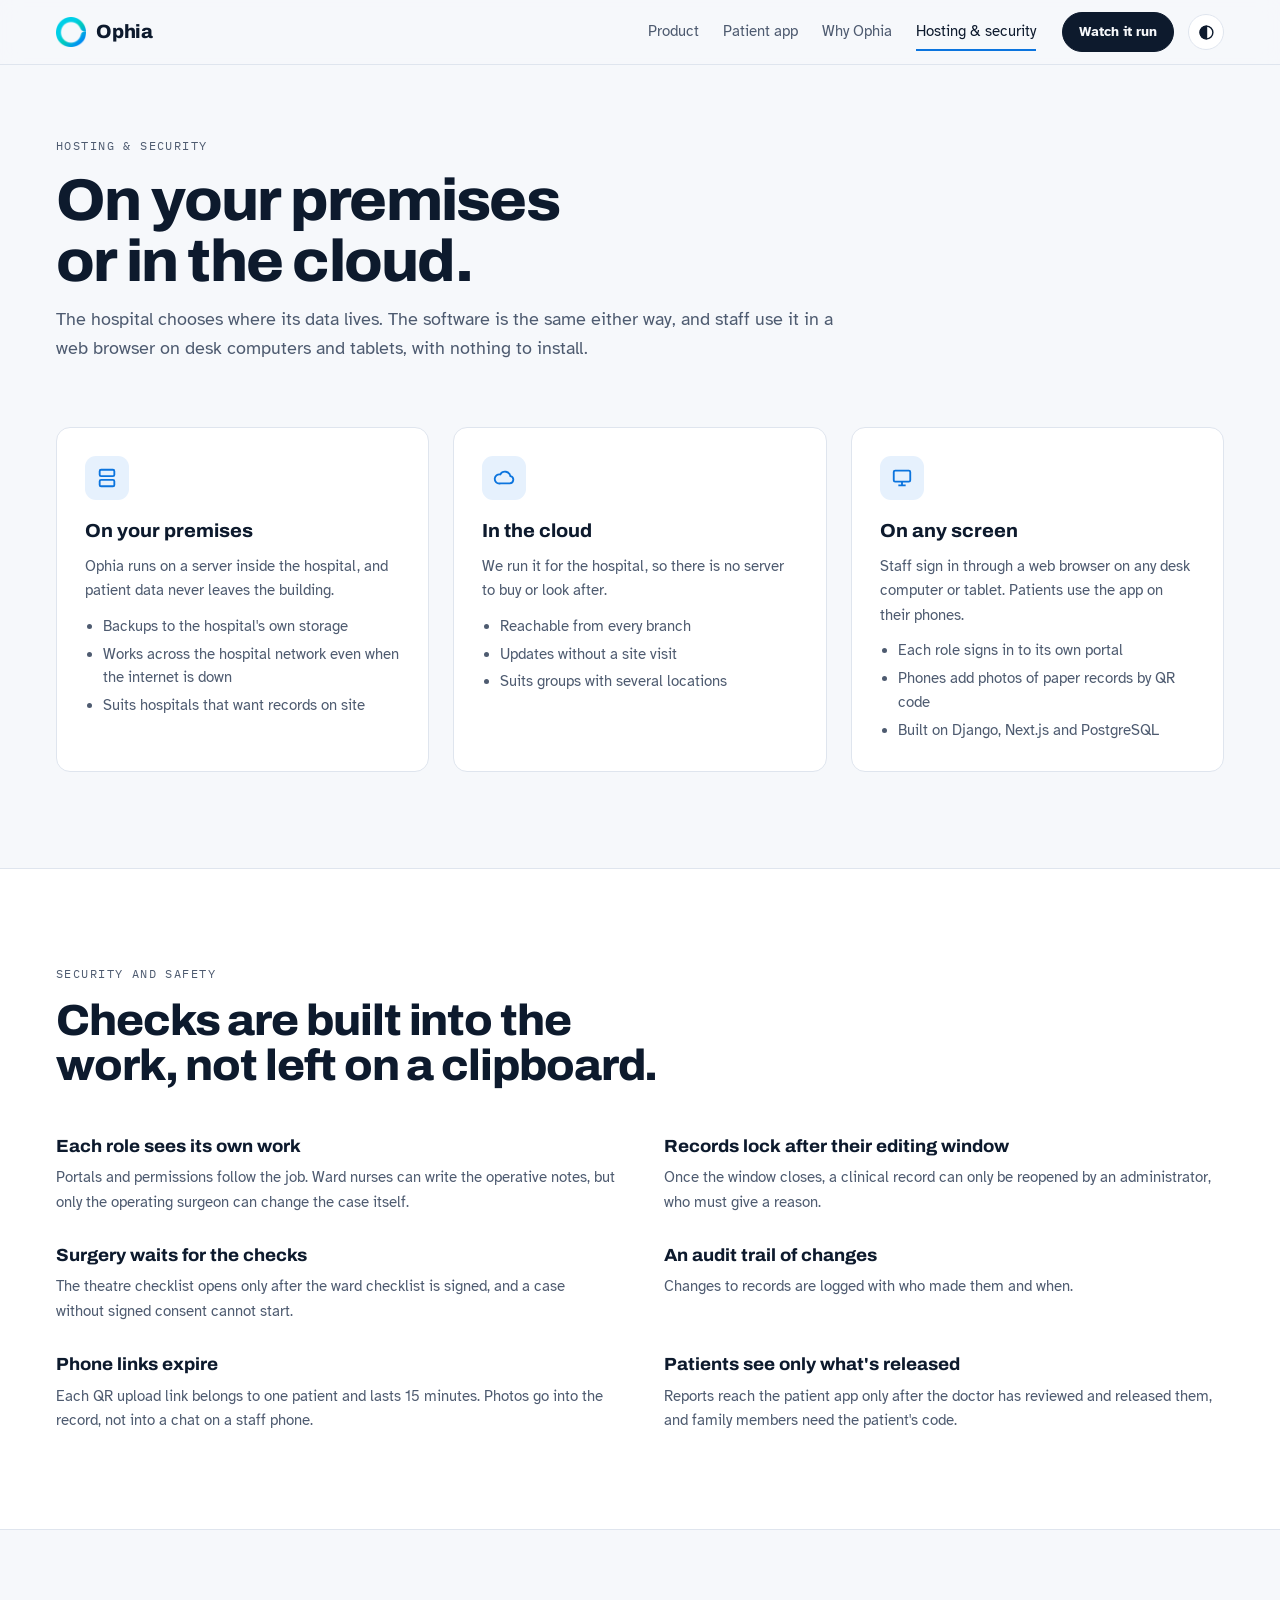
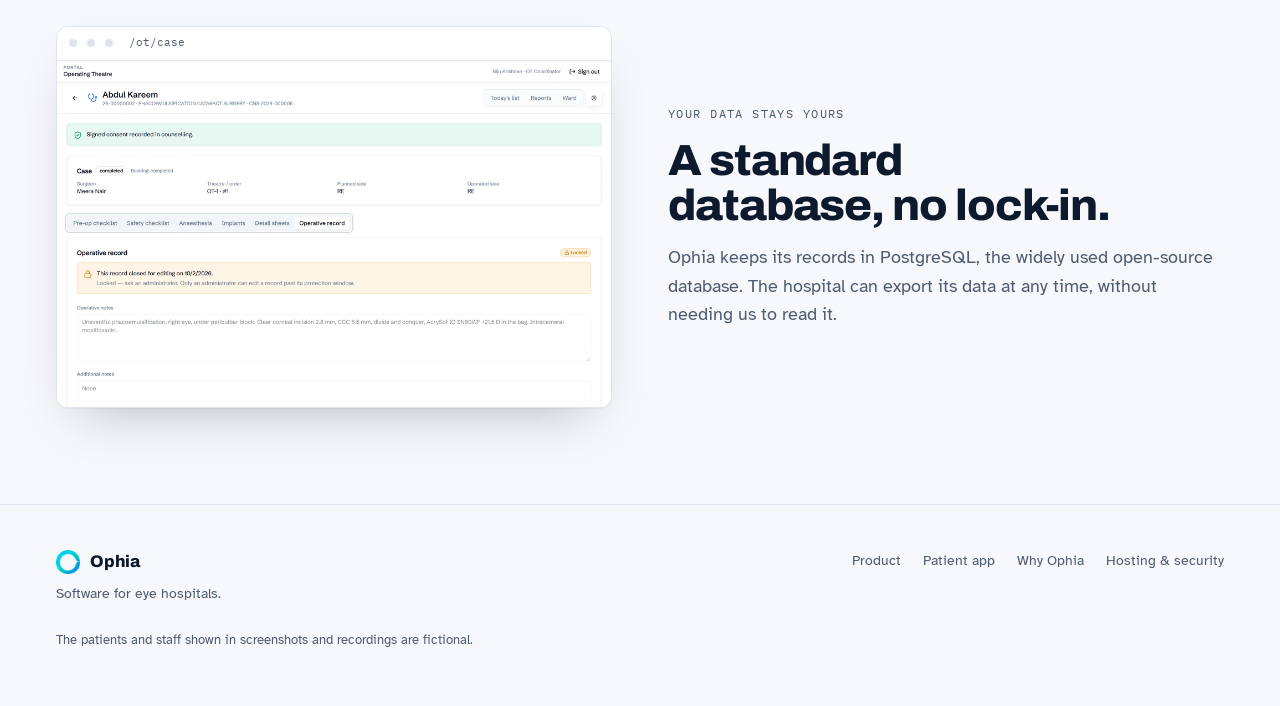
<file: hosting.html>
<!doctype html>
<html lang="en" data-theme="light">
<head>
<meta charset="utf-8">
<meta name="viewport" content="width=device-width, initial-scale=1, viewport-fit=cover">
<title>Hosting and security — Ophia</title>
<meta name="description" content="Run Ophia on the hospital's own server or in the cloud. How records are protected, checked and kept.">
<link rel="icon" type="image/png" href="assets/img/favicon.png">
<link rel="preconnect" href="https://fonts.googleapis.com">
<link rel="preconnect" href="https://fonts.gstatic.com" crossorigin>
<link href="https://fonts.googleapis.com/css2?family=Archivo:wdth,wght@62..125,400..900&family=Atkinson+Hyperlegible:ital,wght@0,400;0,700;1,400&family=IBM+Plex+Mono:wght@400;500&display=swap" rel="stylesheet">
<link rel="stylesheet" href="assets/css/site.css">
<script>
  // Theme and loader are set before first paint, so nothing flashes.
  try {
    if (!matchMedia('(prefers-reduced-motion: reduce)').matches) document.documentElement.classList.add('is-loading');
    var t = localStorage.getItem('ophia-theme');
    if (t === 'dark' || t === 'light') document.documentElement.dataset.theme = t;
  } catch (e) {}
</script>
</head>
<body>

<div class="loader" aria-hidden="true">
  <svg viewBox="0 0 120 120" class="loader-ring">
    <defs>
      <linearGradient id="ring-grad" x1="0" y1="0" x2="1" y2="1">
        <stop offset="0" stop-color="#14d6e8"/><stop offset=".55" stop-color="#00c2c7"/><stop offset="1" stop-color="#0a74de"/>
      </linearGradient>
    </defs>
    <circle cx="60" cy="60" r="42" fill="none" stroke="url(#ring-grad)" stroke-width="16" stroke-linecap="round" pathLength="100" stroke-dasharray="88 12"/>
  </svg>
  <span class="loader-word">Ophia</span>
</div>

<header class="top">
  <div class="wrap">
    <a class="brand" href="index.html"><img src="assets/img/ophia-logo.png" alt="" width="30" height="30">Ophia</a>
    <nav class="menu" id="menu" aria-label="Main">
      <a href="product.html">Product</a>
      <a href="patient-app.html">Patient app</a>
      <a href="why-ophia.html">Why Ophia</a>
      <a href="hosting.html" aria-current="page">Hosting &amp; security</a>
    </nav>
    <a class="btn small fill nav-cta" href="product.html#watch">Watch it run</a>
    <button class="icon-btn" id="theme" aria-label="Switch between light and dark">
      <svg viewBox="0 0 24 24" fill="none" stroke="currentColor" stroke-width="2"><circle cx="12" cy="12" r="9"/><path d="M12 3a9 9 0 0 0 0 18z" fill="currentColor"/></svg>
    </button>
    <button class="icon-btn menu-btn" id="menuBtn" aria-label="Open menu" aria-expanded="false" aria-controls="menu">
      <svg viewBox="0 0 24 24" fill="none" stroke="currentColor" stroke-width="2"><path d="M4 7h16M4 12h16M4 17h16"/></svg>
    </button>
  </div>
</header>

<main id="main">
<section class="page-head">
  <div class="wrap">
    <div class="head" style="margin-bottom:0">
      <p class="label">Hosting &amp; security</p>
      <h1>On your premises or in the cloud.</h1>
      <p>The hospital chooses where its data lives. The software is the same either way, and staff use it in a web browser on desk computers and tablets, with nothing to install.</p>
    </div>
  </div>
</section>

<section class="sec" style="padding-top:56px">
  <div class="wrap">
    <div class="cards">
      <div class="card">
        <div class="ic"><svg viewBox="0 0 24 24" fill="none" stroke="currentColor" stroke-width="2"><rect x="4" y="3" width="16" height="7" rx="1.5"/><rect x="4" y="14" width="16" height="7" rx="1.5"/><path d="M8 6.5h.01M8 17.5h.01"/></svg></div>
        <h3>On your premises</h3>
        <p>Ophia runs on a server inside the hospital, and patient data never leaves the building.</p>
        <ul><li>Backups to the hospital's own storage</li><li>Works across the hospital network even when the internet is down</li><li>Suits hospitals that want records on site</li></ul>
      </div>
      <div class="card">
        <div class="ic"><svg viewBox="0 0 24 24" fill="none" stroke="currentColor" stroke-width="2"><path d="M7 18a5 5 0 1 1 .9-9.9A6 6 0 0 1 19 10a4 4 0 0 1-1 7.9H7z"/></svg></div>
        <h3>In the cloud</h3>
        <p>We run it for the hospital, so there is no server to buy or look after.</p>
        <ul><li>Reachable from every branch</li><li>Updates without a site visit</li><li>Suits groups with several locations</li></ul>
      </div>
      <div class="card">
        <div class="ic"><svg viewBox="0 0 24 24" fill="none" stroke="currentColor" stroke-width="2"><rect x="3" y="4" width="18" height="12" rx="1.5"/><path d="M8 20h8M12 16v4"/></svg></div>
        <h3>On any screen</h3>
        <p>Staff sign in through a web browser on any desk computer or tablet. Patients use the app on their phones.</p>
        <ul><li>Each role signs in to its own portal</li><li>Phones add photos of paper records by QR code</li><li>Built on Django, Next.js and PostgreSQL</li></ul>
      </div>
    </div>
  </div>
</section>

<section class="sec tint">
  <div class="wrap">
    <div class="head">
      <p class="label">Security and safety</p>
      <h2>Checks are built into the work, not left on a clipboard.</h2>
    </div>
    <div class="rules">
      <div class="rule"><h3>Each role sees its own work</h3><p>Portals and permissions follow the job. Ward nurses can write the operative notes, but only the operating surgeon can change the case itself.</p></div>
      <div class="rule"><h3>Records lock after their editing window</h3><p>Once the window closes, a clinical record can only be reopened by an administrator, who must give a reason.</p></div>
      <div class="rule"><h3>Surgery waits for the checks</h3><p>The theatre checklist opens only after the ward checklist is signed, and a case without signed consent cannot start.</p></div>
      <div class="rule"><h3>An audit trail of changes</h3><p>Changes to records are logged with who made them and when.</p></div>
      <div class="rule"><h3>Phone links expire</h3><p>Each QR upload link belongs to one patient and lasts 15 minutes. Photos go into the record, not into a chat on a staff phone.</p></div>
      <div class="rule"><h3>Patients see only what's released</h3><p>Reports reach the patient app only after the doctor has reviewed and released them, and family members need the patient's code.</p></div>
    </div>
  </div>
</section>

<section class="sec">
  <div class="wrap split">
    <div class="window"><div class="bar"><i></i><i></i><i></i><span>/ot/case</span></div><div class="stack" data-zoom data-cap="A completed operative record, locked against later edits."><img class="on" src="assets/screens/theatre-operative-record.webp" alt="A locked operative record" loading="lazy"></div></div>
    <div>
      <div class="head" style="margin-bottom:0">
        <p class="label">Your data stays yours</p>
        <h2>A standard database, no lock-in.</h2>
        <p>Ophia keeps its records in PostgreSQL, the widely used open-source database. The hospital can export its data at any time, without needing us to read it.</p>
      </div>
    </div>
  </div>
</section>
</main>

<footer class="foot">
  <div class="wrap">
    <div>
      <a class="brand" href="index.html"><img src="assets/img/ophia-logo.png" alt="" width="24" height="24">Ophia</a>
      <p>Software for eye hospitals.</p>
    </div>
    <nav aria-label="Footer">
      <a href="product.html">Product</a>
      <a href="patient-app.html">Patient app</a>
      <a href="why-ophia.html">Why Ophia</a>
      <a href="hosting.html">Hosting &amp; security</a>
    </nav>
    <p class="small-print">The patients and staff shown in screenshots and recordings are fictional.</p>
  </div>
</footer>

<div class="zoom" id="zoom" hidden role="dialog" aria-label="Enlarged screen"><img alt=""><p></p></div>

<script src="assets/js/site.js" defer></script>

</body>
</html>
</file>
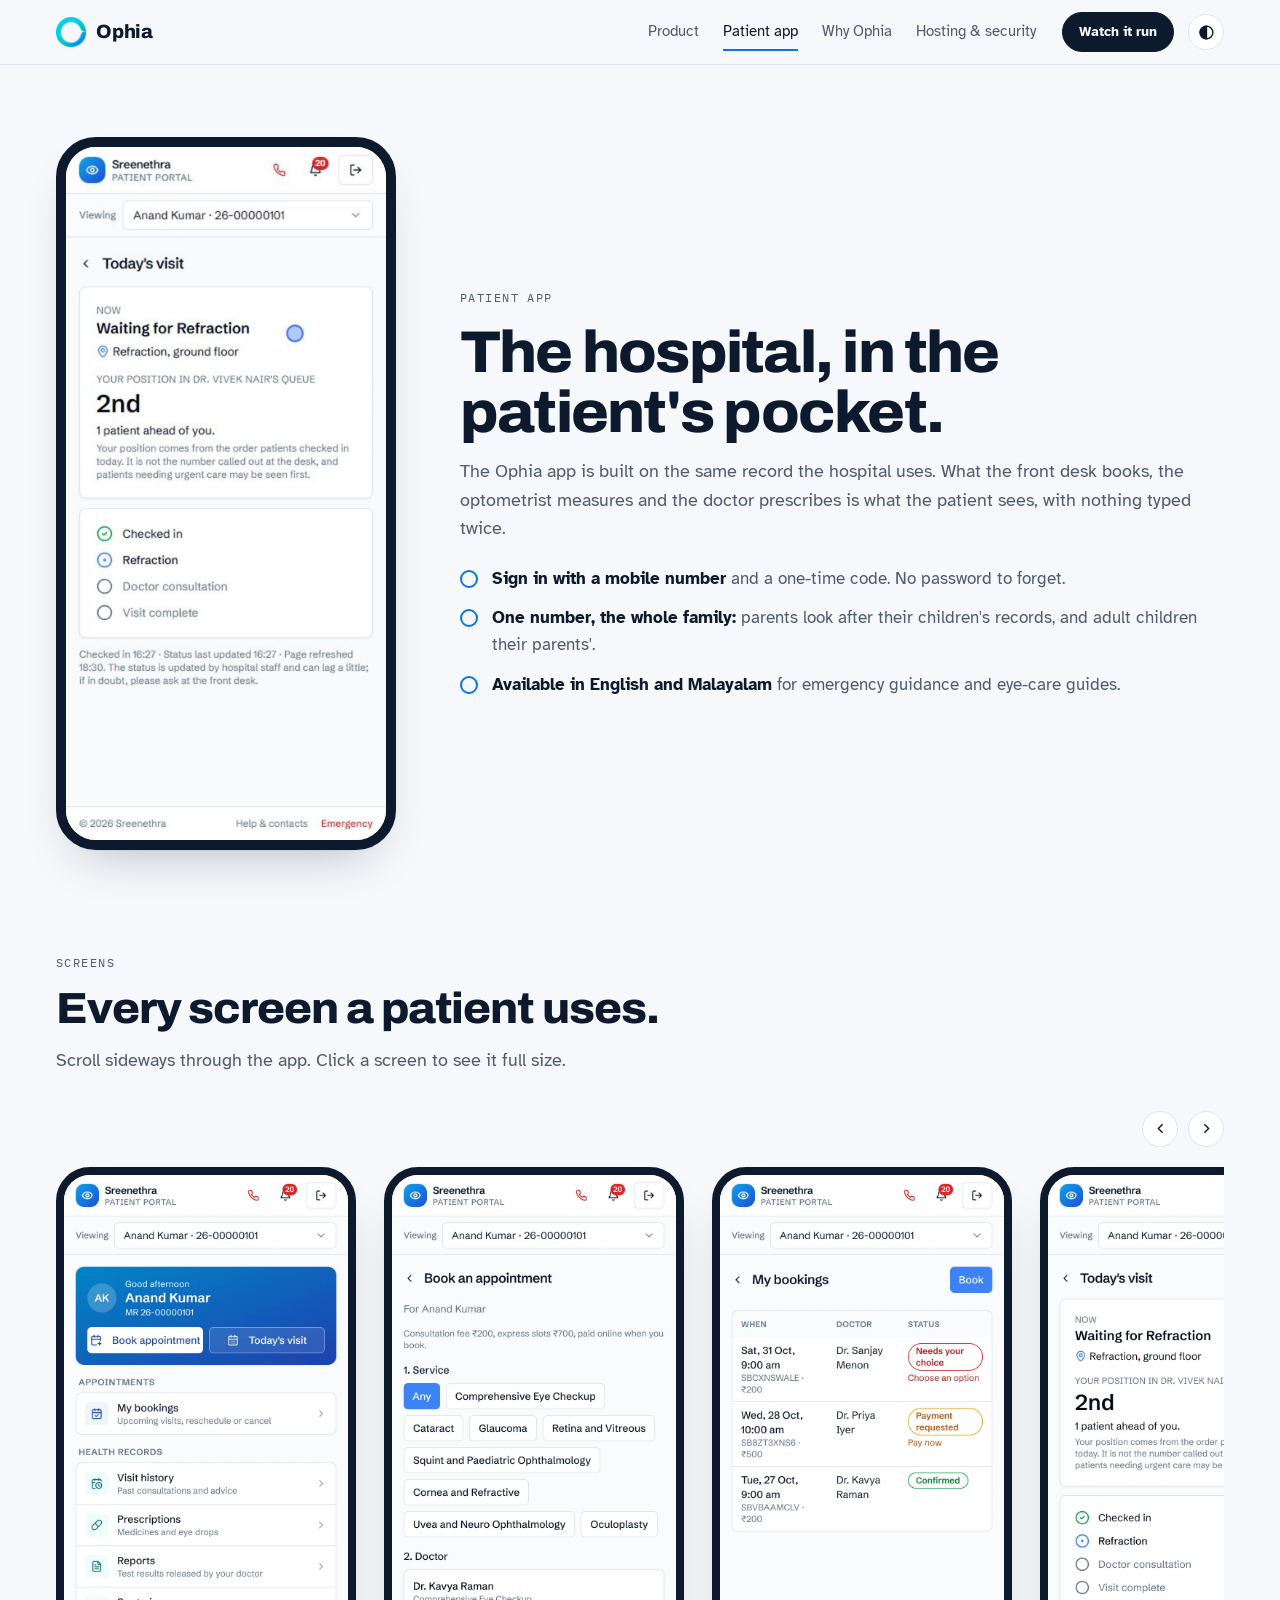
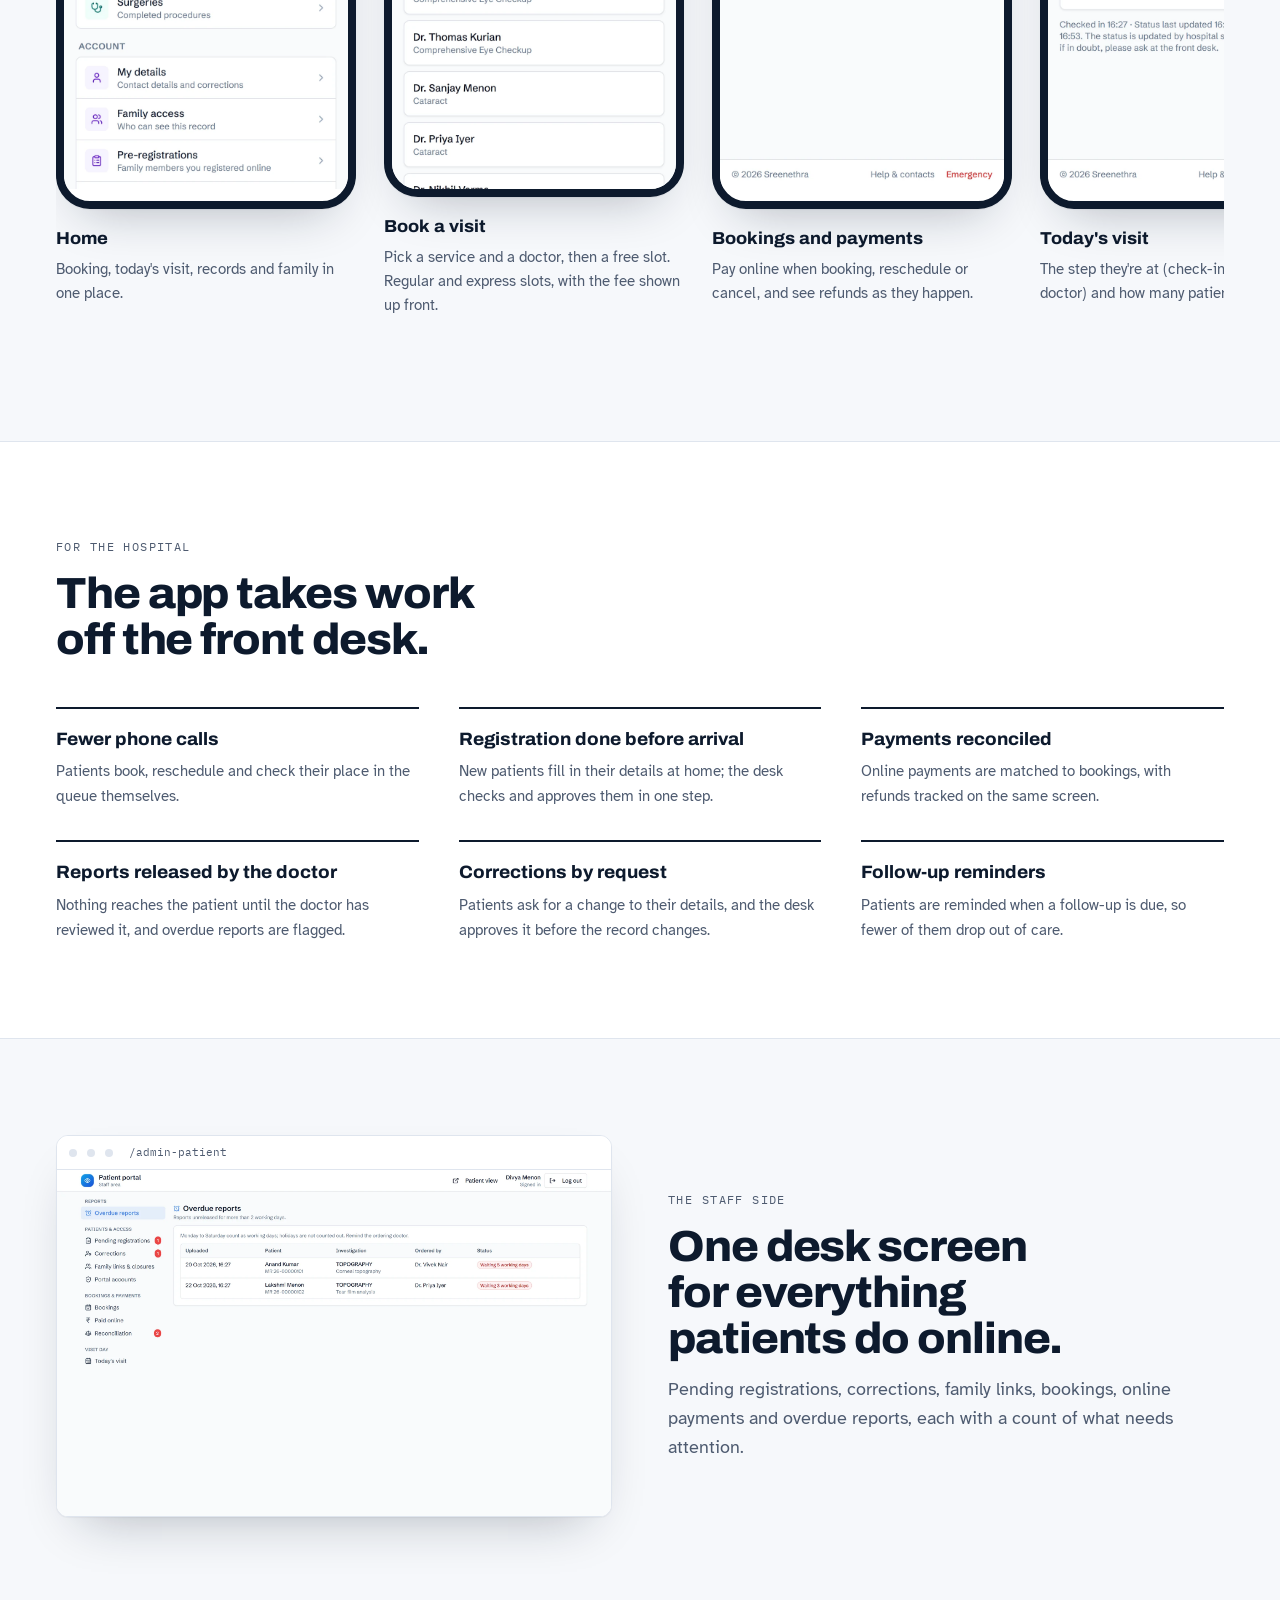
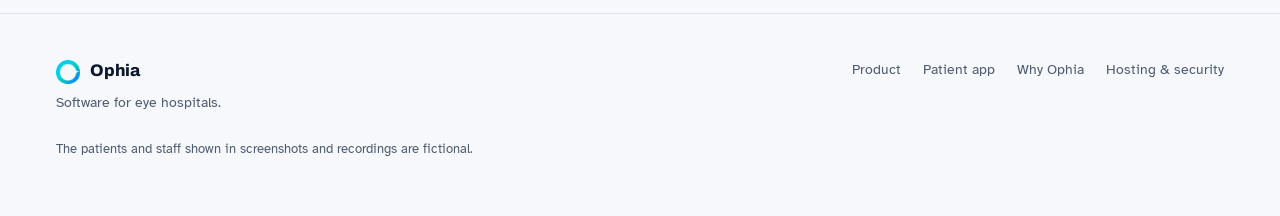
<file: patient-app.html>
<!doctype html>
<html lang="en" data-theme="light">
<head>
<meta charset="utf-8">
<meta name="viewport" content="width=device-width, initial-scale=1, viewport-fit=cover">
<title>Patient app — Ophia</title>
<meta name="description" content="The Ophia app lets patients book and pay, follow their visit, keep prescriptions and reports, and look after family members' records.">
<link rel="icon" type="image/png" href="assets/img/favicon.png">
<link rel="preconnect" href="https://fonts.googleapis.com">
<link rel="preconnect" href="https://fonts.gstatic.com" crossorigin>
<link href="https://fonts.googleapis.com/css2?family=Archivo:wdth,wght@62..125,400..900&family=Atkinson+Hyperlegible:ital,wght@0,400;0,700;1,400&family=IBM+Plex+Mono:wght@400;500&display=swap" rel="stylesheet">
<link rel="stylesheet" href="assets/css/site.css">
<script>
  // Theme and loader are set before first paint, so nothing flashes.
  try {
    if (!matchMedia('(prefers-reduced-motion: reduce)').matches) document.documentElement.classList.add('is-loading');
    var t = localStorage.getItem('ophia-theme');
    if (t === 'dark' || t === 'light') document.documentElement.dataset.theme = t;
  } catch (e) {}
</script>
</head>
<body>

<div class="loader" aria-hidden="true">
  <svg viewBox="0 0 120 120" class="loader-ring">
    <defs>
      <linearGradient id="ring-grad" x1="0" y1="0" x2="1" y2="1">
        <stop offset="0" stop-color="#14d6e8"/><stop offset=".55" stop-color="#00c2c7"/><stop offset="1" stop-color="#0a74de"/>
      </linearGradient>
    </defs>
    <circle cx="60" cy="60" r="42" fill="none" stroke="url(#ring-grad)" stroke-width="16" stroke-linecap="round" pathLength="100" stroke-dasharray="88 12"/>
  </svg>
  <span class="loader-word">Ophia</span>
</div>

<header class="top">
  <div class="wrap">
    <a class="brand" href="index.html"><img src="assets/img/ophia-logo.png" alt="" width="30" height="30">Ophia</a>
    <nav class="menu" id="menu" aria-label="Main">
      <a href="product.html">Product</a>
      <a href="patient-app.html" aria-current="page">Patient app</a>
      <a href="why-ophia.html">Why Ophia</a>
      <a href="hosting.html">Hosting &amp; security</a>
    </nav>
    <a class="btn small fill nav-cta" href="product.html#watch">Watch it run</a>
    <button class="icon-btn" id="theme" aria-label="Switch between light and dark">
      <svg viewBox="0 0 24 24" fill="none" stroke="currentColor" stroke-width="2"><circle cx="12" cy="12" r="9"/><path d="M12 3a9 9 0 0 0 0 18z" fill="currentColor"/></svg>
    </button>
    <button class="icon-btn menu-btn" id="menuBtn" aria-label="Open menu" aria-expanded="false" aria-controls="menu">
      <svg viewBox="0 0 24 24" fill="none" stroke="currentColor" stroke-width="2"><path d="M4 7h16M4 12h16M4 17h16"/></svg>
    </button>
  </div>
</header>

<main id="main">
<section class="page-head">
  <div class="wrap app-hero">
    <div class="handset"><video src="assets/video/patientapp.mp4" poster="assets/video/patientapp.jpg" muted loop playsinline autoplay preload="metadata" aria-label="Recording of the patient app"></video></div>
    <div>
      <div class="head" style="margin-bottom:8px">
        <p class="label">Patient app</p>
        <h1>The hospital, in the patient's pocket.</h1>
        <p>The Ophia app is built on the same record the hospital uses. What the front desk books, the optometrist measures and the doctor prescribes is what the patient sees, with nothing typed twice.</p>
      </div>
      <ul class="ticks">
        <li><span><b>Sign in with a mobile number</b> and a one-time code. No password to forget.</span></li>
        <li><span><b>One number, the whole family:</b> parents look after their children's records, and adult children their parents'.</span></li>
        <li><span><b>Available in English and Malayalam</b> for emergency guidance and eye-care guides.</span></li>
      </ul>
    </div>
  </div>
</section>

<section class="sec">
  <div class="wrap">
    <div class="head">
      <p class="label">Screens</p>
      <h2>Every screen a patient uses.</h2>
      <p>Scroll sideways through the app. Click a screen to see it full size.</p>
    </div>
    <div class="gallery-nav">
      <button class="icon-btn" data-scroll="gallery" data-dir="-1" aria-label="Previous screens"><svg viewBox="0 0 24 24" fill="none" stroke="currentColor" stroke-width="2"><path d="M15 6l-6 6 6 6"/></svg></button>
      <button class="icon-btn" data-scroll="gallery" data-dir="1" aria-label="Next screens"><svg viewBox="0 0 24 24" fill="none" stroke="currentColor" stroke-width="2"><path d="M9 6l6 6-6 6"/></svg></button>
    </div>
    <div class="gallery" id="gallery">
      <figure class="shot"><div class="handset" data-zoom data-cap="Home: everything the patient can do, one tap away."><img src="assets/screens/app-home.webp" alt="App home screen" loading="lazy"></div>
        <figcaption><h3>Home</h3><p>Booking, today's visit, records and family in one place.</p></figcaption></figure>
      <figure class="shot"><div class="handset" data-zoom data-cap="Booking: choose a service, a doctor and a slot."><img src="assets/screens/app-book.webp" alt="Booking a visit" loading="lazy"></div>
        <figcaption><h3>Book a visit</h3><p>Pick a service and a doctor, then a free slot. Regular and express slots, with the fee shown up front.</p></figcaption></figure>
      <figure class="shot"><div class="handset" data-zoom data-cap="Bookings with their payment and status."><img src="assets/screens/app-bookings.webp" alt="My bookings" loading="lazy"></div>
        <figcaption><h3>Bookings and payments</h3><p>Pay online when booking, reschedule or cancel, and see refunds as they happen.</p></figcaption></figure>
      <figure class="shot"><div class="handset" data-zoom data-cap="Today's visit: where the patient is and who is ahead of them."><img src="assets/screens/app-today.webp" alt="Today's visit" loading="lazy"></div>
        <figcaption><h3>Today's visit</h3><p>The step they're at (check-in, refraction, the doctor) and how many patients are ahead.</p></figcaption></figure>
      <figure class="shot"><div class="handset" data-zoom data-cap="Prescriptions with how to use each eye drop."><img src="assets/screens/app-prescriptions.webp" alt="Prescriptions" loading="lazy"></div>
        <figcaption><h3>Prescriptions</h3><p>Every prescription with how to use each drop, past ones clearly marked, and a PDF to keep.</p></figcaption></figure>
      <figure class="shot"><div class="handset" data-zoom data-cap="Reports appear once the doctor releases them."><img src="assets/screens/app-reports.webp" alt="Reports" loading="lazy"></div>
        <figcaption><h3>Reports</h3><p>Scans and test reports appear once the doctor has reviewed and released them.</p></figcaption></figure>
      <figure class="shot"><div class="handset" data-zoom data-cap="Visit history with diagnosis, advice and vision for each eye."><img src="assets/screens/app-visits.webp" alt="Visit history" loading="lazy"></div>
        <figcaption><h3>Visit history</h3><p>Each visit's diagnosis, advice, follow-up date and spectacle power for both eyes.</p></figcaption></figure>
      <figure class="shot"><div class="handset" data-zoom data-cap="Surgery history with care instructions."><img src="assets/screens/app-surgeries.webp" alt="Surgery history" loading="lazy"></div>
        <figcaption><h3>Surgeries</h3><p>Past surgeries for each eye, with care guidance for before and after.</p></figcaption></figure>
      <figure class="shot"><div class="handset" data-zoom data-cap="Family access: who can see this record."><img src="assets/screens/app-family.webp" alt="Family access" loading="lazy"></div>
        <figcaption><h3>Family access</h3><p>Add a family member's record with a code sent to their phone. Their permission, given in seconds.</p></figcaption></figure>
      <figure class="shot"><div class="handset" data-zoom data-cap="Eye-care guides, including eye-drop instructions."><img src="assets/screens/app-guides.webp" alt="Eye-care guides" loading="lazy"></div>
        <figcaption><h3>Eye-care guides</h3><p>How to put in eye drops, and what to do before and after surgery.</p></figcaption></figure>
      <figure class="shot"><div class="handset" data-zoom data-cap="Help and contacts for the hospital and each doctor's OPD."><img src="assets/screens/app-help.webp" alt="Help and contacts" loading="lazy"></div>
        <figcaption><h3>Help and contacts</h3><p>The helpline and each doctor's OPD number, one tap to call.</p></figcaption></figure>
      <figure class="shot"><div class="handset" data-zoom data-cap="Notifications about bookings, payments and records."><img src="assets/screens/app-notifications.webp" alt="Notifications" loading="lazy"></div>
        <figcaption><h3>Notifications</h3><p>Booking confirmations, payment and refund updates, and follow-up reminders.</p></figcaption></figure>
    </div>
  </div>
</section>

<section class="sec tint">
  <div class="wrap">
    <div class="head">
      <p class="label">For the hospital</p>
      <h2>The app takes work off the front desk.</h2>
    </div>
    <div class="feats">
      <div class="feat"><h3>Fewer phone calls</h3><p>Patients book, reschedule and check their place in the queue themselves.</p></div>
      <div class="feat"><h3>Registration done before arrival</h3><p>New patients fill in their details at home; the desk checks and approves them in one step.</p></div>
      <div class="feat"><h3>Payments reconciled</h3><p>Online payments are matched to bookings, with refunds tracked on the same screen.</p></div>
      <div class="feat"><h3>Reports released by the doctor</h3><p>Nothing reaches the patient until the doctor has reviewed it, and overdue reports are flagged.</p></div>
      <div class="feat"><h3>Corrections by request</h3><p>Patients ask for a change to their details, and the desk approves it before the record changes.</p></div>
      <div class="feat"><h3>Follow-up reminders</h3><p>Patients are reminded when a follow-up is due, so fewer of them drop out of care.</p></div>
    </div>
  </div>
</section>

<section class="sec">
  <div class="wrap split">
    <div class="window"><div class="bar"><i></i><i></i><i></i><span>/admin-patient</span></div><div class="stack" data-zoom data-cap="The desk's view of the patient app."><img class="on" src="assets/screens/patient-desk.webp" alt="Patient app staff desk" loading="lazy"></div></div>
    <div>
      <div class="head" style="margin-bottom:0">
        <p class="label">The staff side</p>
        <h2>One desk screen for everything patients do online.</h2>
        <p>Pending registrations, corrections, family links, bookings, online payments and overdue reports, each with a count of what needs attention.</p>
      </div>
    </div>
  </div>
</section>
</main>

<footer class="foot">
  <div class="wrap">
    <div>
      <a class="brand" href="index.html"><img src="assets/img/ophia-logo.png" alt="" width="24" height="24">Ophia</a>
      <p>Software for eye hospitals.</p>
    </div>
    <nav aria-label="Footer">
      <a href="product.html">Product</a>
      <a href="patient-app.html">Patient app</a>
      <a href="why-ophia.html">Why Ophia</a>
      <a href="hosting.html">Hosting &amp; security</a>
    </nav>
    <p class="small-print">The patients and staff shown in screenshots and recordings are fictional.</p>
  </div>
</footer>

<div class="zoom" id="zoom" hidden role="dialog" aria-label="Enlarged screen"><img alt=""><p></p></div>

<script src="assets/js/site.js" defer></script>

</body>
</html>
</file>
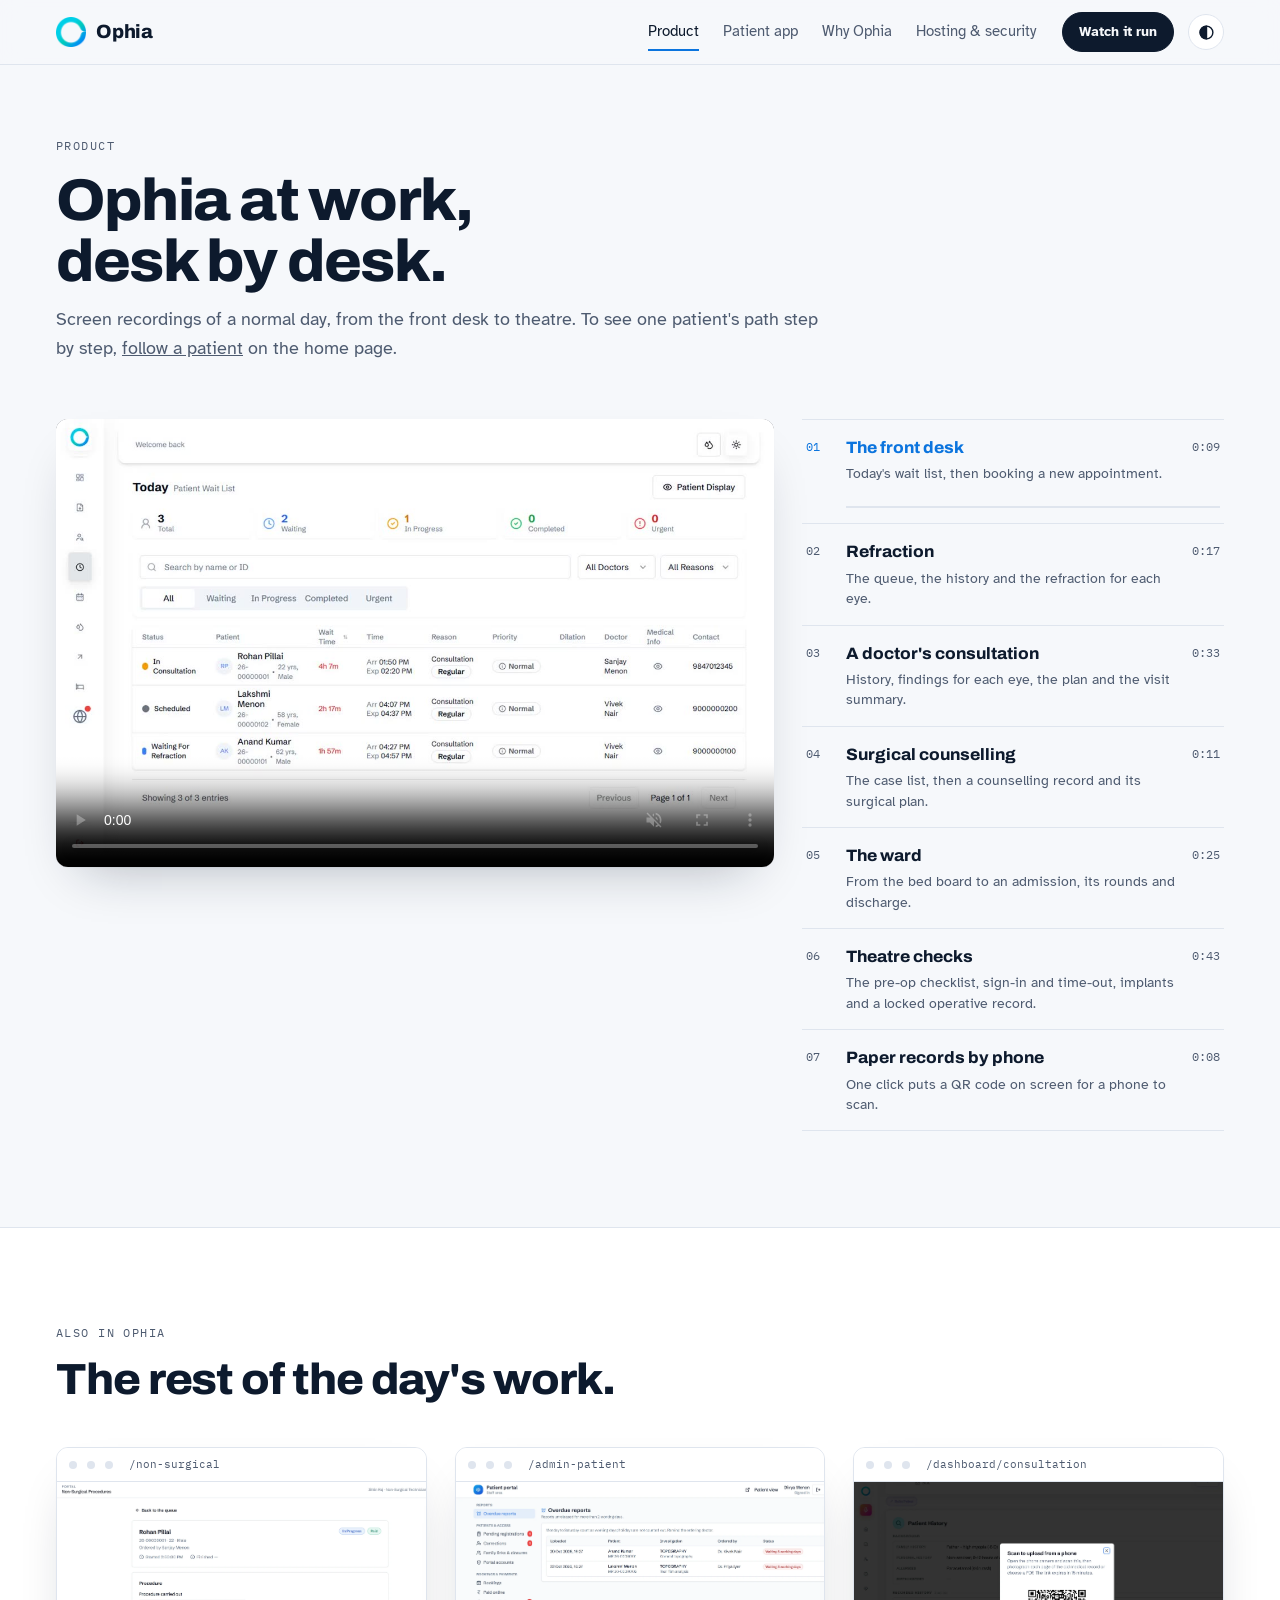
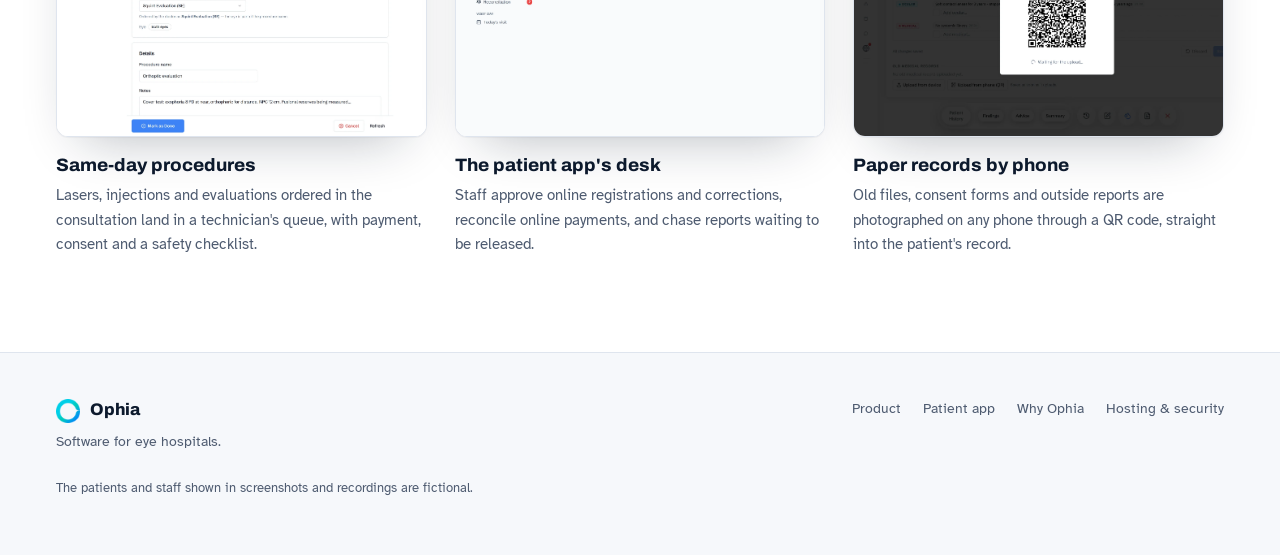
<file: product.html>
<!doctype html>
<html lang="en" data-theme="light">
<head>
<meta charset="utf-8">
<meta name="viewport" content="width=device-width, initial-scale=1, viewport-fit=cover">
<title>Product — Ophia</title>
<meta name="description" content="Screen recordings of Ophia at every desk, and the rest of the day's work: same-day procedures, the patient app's desk and records by phone.">
<link rel="icon" type="image/png" href="assets/img/favicon.png">
<link rel="preconnect" href="https://fonts.googleapis.com">
<link rel="preconnect" href="https://fonts.gstatic.com" crossorigin>
<link href="https://fonts.googleapis.com/css2?family=Archivo:wdth,wght@62..125,400..900&family=Atkinson+Hyperlegible:ital,wght@0,400;0,700;1,400&family=IBM+Plex+Mono:wght@400;500&display=swap" rel="stylesheet">
<link rel="stylesheet" href="assets/css/site.css">
<script>
  // Theme and loader are set before first paint, so nothing flashes.
  try {
    if (!matchMedia('(prefers-reduced-motion: reduce)').matches) document.documentElement.classList.add('is-loading');
    var t = localStorage.getItem('ophia-theme');
    if (t === 'dark' || t === 'light') document.documentElement.dataset.theme = t;
  } catch (e) {}
</script>
</head>
<body>

<div class="loader" aria-hidden="true">
  <svg viewBox="0 0 120 120" class="loader-ring">
    <defs>
      <linearGradient id="ring-grad" x1="0" y1="0" x2="1" y2="1">
        <stop offset="0" stop-color="#14d6e8"/><stop offset=".55" stop-color="#00c2c7"/><stop offset="1" stop-color="#0a74de"/>
      </linearGradient>
    </defs>
    <circle cx="60" cy="60" r="42" fill="none" stroke="url(#ring-grad)" stroke-width="16" stroke-linecap="round" pathLength="100" stroke-dasharray="88 12"/>
  </svg>
  <span class="loader-word">Ophia</span>
</div>

<header class="top">
  <div class="wrap">
    <a class="brand" href="index.html"><img src="assets/img/ophia-logo.png" alt="" width="30" height="30">Ophia</a>
    <nav class="menu" id="menu" aria-label="Main">
      <a href="product.html" aria-current="page">Product</a>
      <a href="patient-app.html">Patient app</a>
      <a href="why-ophia.html">Why Ophia</a>
      <a href="hosting.html">Hosting &amp; security</a>
    </nav>
    <a class="btn small fill nav-cta" href="product.html#watch">Watch it run</a>
    <button class="icon-btn" id="theme" aria-label="Switch between light and dark">
      <svg viewBox="0 0 24 24" fill="none" stroke="currentColor" stroke-width="2"><circle cx="12" cy="12" r="9"/><path d="M12 3a9 9 0 0 0 0 18z" fill="currentColor"/></svg>
    </button>
    <button class="icon-btn menu-btn" id="menuBtn" aria-label="Open menu" aria-expanded="false" aria-controls="menu">
      <svg viewBox="0 0 24 24" fill="none" stroke="currentColor" stroke-width="2"><path d="M4 7h16M4 12h16M4 17h16"/></svg>
    </button>
  </div>
</header>

<main id="main">
<section class="page-head">
  <div class="wrap">
    <div class="head" style="margin-bottom:0">
      <p class="label">Product</p>
      <h1>Ophia at work, desk by desk.</h1>
      <p>Screen recordings of a normal day, from the front desk to theatre. To see one patient's path step by step, <a href="index.html#journey">follow a patient</a> on the home page.</p>
    </div>
  </div>
</section>

<section class="sec" id="watch" style="padding-top:48px">
  <div class="wrap">
    <div class="room">
      <div class="player"><video id="player" controls muted playsinline preload="metadata"></video></div>
      <div class="playlist" id="playlist"></div>
    </div>
  </div>
</section>

<section class="sec tint">
  <div class="wrap">
    <div class="head">
      <p class="label">Also in Ophia</p>
      <h2>The rest of the day's work.</h2>
    </div>
    <div class="also">
      <figure>
        <div class="window"><div class="bar"><i></i><i></i><i></i><span>/non-surgical</span></div><div class="stack" data-zoom data-cap="A same-day procedure in progress, with payment and consent shown."><img class="on" src="assets/screens/procedures-record.webp" alt="A same-day procedure record" loading="lazy"></div></div>
        <figcaption><h3>Same-day procedures</h3><p>Lasers, injections and evaluations ordered in the consultation land in a technician's queue, with payment, consent and a safety checklist.</p></figcaption>
      </figure>
      <figure>
        <div class="window"><div class="bar"><i></i><i></i><i></i><span>/admin-patient</span></div><div class="stack" data-zoom data-cap="The desk's view of the patient app: registrations, corrections, bookings and payments."><img class="on" src="assets/screens/patient-desk.webp" alt="Patient app staff desk" loading="lazy"></div></div>
        <figcaption><h3>The patient app's desk</h3><p>Staff approve online registrations and corrections, reconcile online payments, and chase reports waiting to be released.</p></figcaption>
      </figure>
      <figure>
        <div class="window"><div class="bar"><i></i><i></i><i></i><span>/dashboard/consultation</span></div><div class="stack" data-zoom data-cap="One click shows a QR code; the phone that scans it can add photos or a PDF to this patient's file."><img class="on" src="assets/screens/records-qr.webp" alt="QR code for uploading records from a phone" loading="lazy"></div></div>
        <figcaption><h3>Paper records by phone</h3><p>Old files, consent forms and outside reports are photographed on any phone through a QR code, straight into the patient's record.</p></figcaption>
      </figure>
    </div>
  </div>
</section>
</main>

<footer class="foot">
  <div class="wrap">
    <div>
      <a class="brand" href="index.html"><img src="assets/img/ophia-logo.png" alt="" width="24" height="24">Ophia</a>
      <p>Software for eye hospitals.</p>
    </div>
    <nav aria-label="Footer">
      <a href="product.html">Product</a>
      <a href="patient-app.html">Patient app</a>
      <a href="why-ophia.html">Why Ophia</a>
      <a href="hosting.html">Hosting &amp; security</a>
    </nav>
    <p class="small-print">The patients and staff shown in screenshots and recordings are fictional.</p>
  </div>
</footer>

<div class="zoom" id="zoom" hidden role="dialog" aria-label="Enlarged screen"><img alt=""><p></p></div>

<script src="assets/js/site.js" defer></script>
<script src="assets/js/videos.js" defer></script>
</body>
</html>
</file>
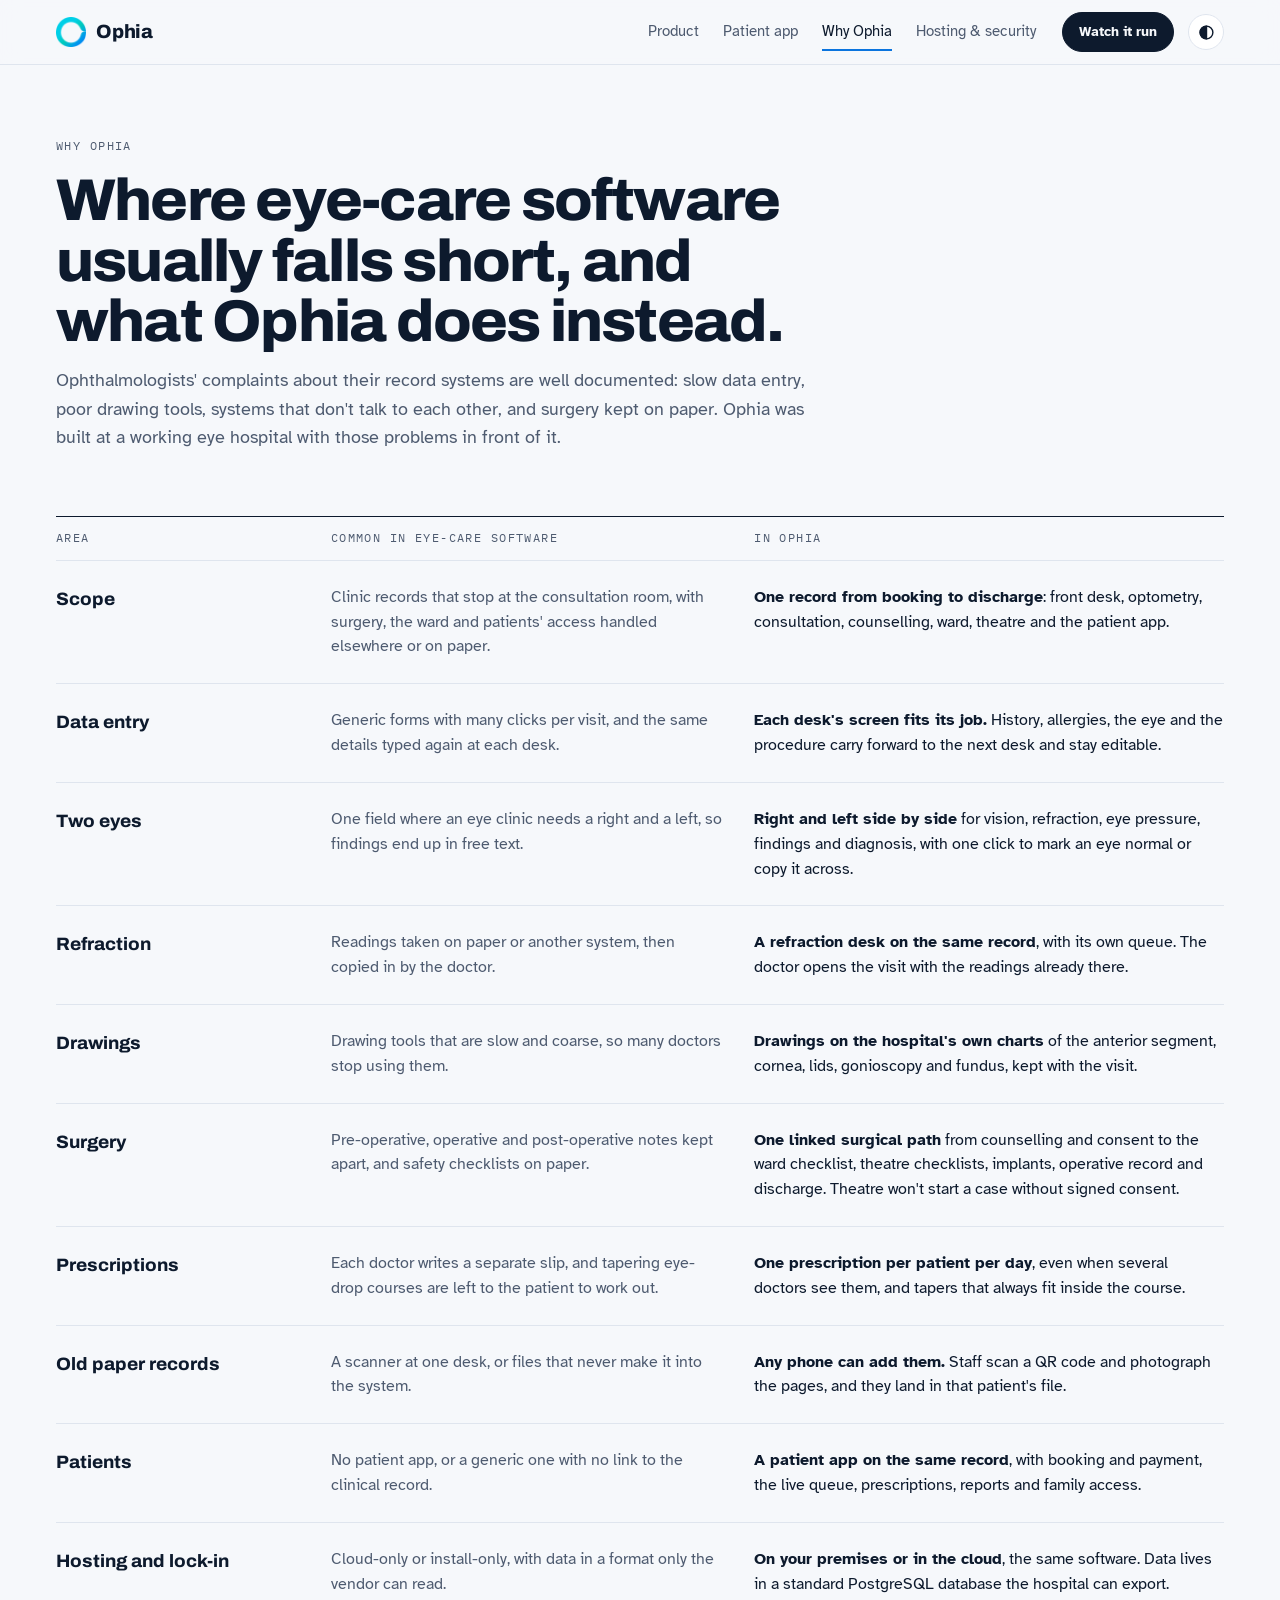
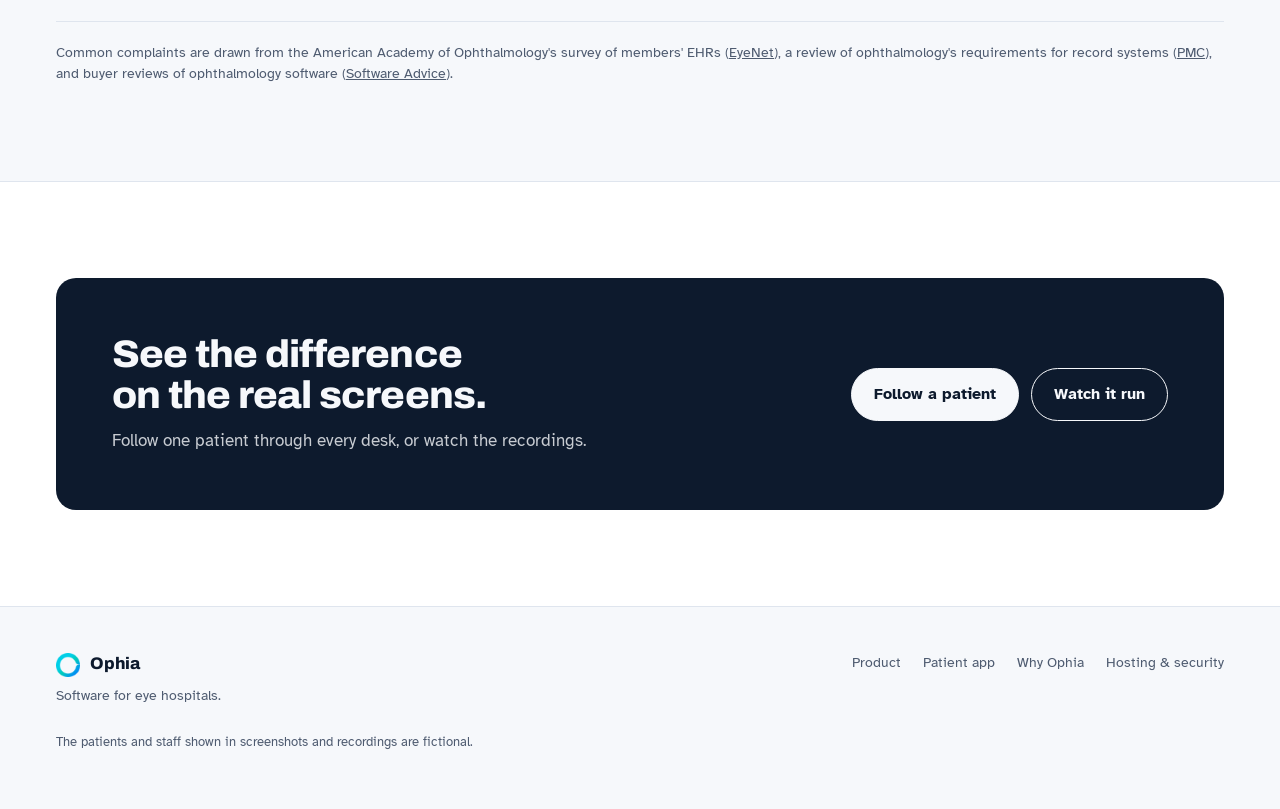
<file: why-ophia.html>
<!doctype html>
<html lang="en" data-theme="light">
<head>
<meta charset="utf-8">
<meta name="viewport" content="width=device-width, initial-scale=1, viewport-fit=cover">
<title>Why Ophia</title>
<meta name="description" content="Where eye-care software usually falls short, and what Ophia does instead, drawn from published surveys of ophthalmologists.">
<link rel="icon" type="image/png" href="assets/img/favicon.png">
<link rel="preconnect" href="https://fonts.googleapis.com">
<link rel="preconnect" href="https://fonts.gstatic.com" crossorigin>
<link href="https://fonts.googleapis.com/css2?family=Archivo:wdth,wght@62..125,400..900&family=Atkinson+Hyperlegible:ital,wght@0,400;0,700;1,400&family=IBM+Plex+Mono:wght@400;500&display=swap" rel="stylesheet">
<link rel="stylesheet" href="assets/css/site.css">
<script>
  // Theme and loader are set before first paint, so nothing flashes.
  try {
    if (!matchMedia('(prefers-reduced-motion: reduce)').matches) document.documentElement.classList.add('is-loading');
    var t = localStorage.getItem('ophia-theme');
    if (t === 'dark' || t === 'light') document.documentElement.dataset.theme = t;
  } catch (e) {}
</script>
</head>
<body>

<div class="loader" aria-hidden="true">
  <svg viewBox="0 0 120 120" class="loader-ring">
    <defs>
      <linearGradient id="ring-grad" x1="0" y1="0" x2="1" y2="1">
        <stop offset="0" stop-color="#14d6e8"/><stop offset=".55" stop-color="#00c2c7"/><stop offset="1" stop-color="#0a74de"/>
      </linearGradient>
    </defs>
    <circle cx="60" cy="60" r="42" fill="none" stroke="url(#ring-grad)" stroke-width="16" stroke-linecap="round" pathLength="100" stroke-dasharray="88 12"/>
  </svg>
  <span class="loader-word">Ophia</span>
</div>

<header class="top">
  <div class="wrap">
    <a class="brand" href="index.html"><img src="assets/img/ophia-logo.png" alt="" width="30" height="30">Ophia</a>
    <nav class="menu" id="menu" aria-label="Main">
      <a href="product.html">Product</a>
      <a href="patient-app.html">Patient app</a>
      <a href="why-ophia.html" aria-current="page">Why Ophia</a>
      <a href="hosting.html">Hosting &amp; security</a>
    </nav>
    <a class="btn small fill nav-cta" href="product.html#watch">Watch it run</a>
    <button class="icon-btn" id="theme" aria-label="Switch between light and dark">
      <svg viewBox="0 0 24 24" fill="none" stroke="currentColor" stroke-width="2"><circle cx="12" cy="12" r="9"/><path d="M12 3a9 9 0 0 0 0 18z" fill="currentColor"/></svg>
    </button>
    <button class="icon-btn menu-btn" id="menuBtn" aria-label="Open menu" aria-expanded="false" aria-controls="menu">
      <svg viewBox="0 0 24 24" fill="none" stroke="currentColor" stroke-width="2"><path d="M4 7h16M4 12h16M4 17h16"/></svg>
    </button>
  </div>
</header>

<main id="main">
<section class="page-head">
  <div class="wrap">
    <div class="head" style="margin-bottom:0">
      <p class="label">Why Ophia</p>
      <h1>Where eye-care software usually falls short, and what Ophia does instead.</h1>
      <p>Ophthalmologists' complaints about their record systems are well documented: slow data entry, poor drawing tools, systems that don't talk to each other, and surgery kept on paper. Ophia was built at a working eye hospital with those problems in front of it.</p>
    </div>
  </div>
</section>

<section class="sec" style="padding-top:56px">
  <div class="wrap">
    <div class="compare">
      <div class="crow headrow"><span class="label">Area</span><span class="label">Common in eye-care software</span><span class="label">In Ophia</span></div>
      <div class="crow"><h3>Scope</h3><p class="them">Clinic records that stop at the consultation room, with surgery, the ward and patients' access handled elsewhere or on paper.</p><p class="us"><b>One record from booking to discharge</b>: front desk, optometry, consultation, counselling, ward, theatre and the patient app.</p></div>
      <div class="crow"><h3>Data entry</h3><p class="them">Generic forms with many clicks per visit, and the same details typed again at each desk.</p><p class="us"><b>Each desk's screen fits its job.</b> History, allergies, the eye and the procedure carry forward to the next desk and stay editable.</p></div>
      <div class="crow"><h3>Two eyes</h3><p class="them">One field where an eye clinic needs a right and a left, so findings end up in free text.</p><p class="us"><b>Right and left side by side</b> for vision, refraction, eye pressure, findings and diagnosis, with one click to mark an eye normal or copy it across.</p></div>
      <div class="crow"><h3>Refraction</h3><p class="them">Readings taken on paper or another system, then copied in by the doctor.</p><p class="us"><b>A refraction desk on the same record</b>, with its own queue. The doctor opens the visit with the readings already there.</p></div>
      <div class="crow"><h3>Drawings</h3><p class="them">Drawing tools that are slow and coarse, so many doctors stop using them.</p><p class="us"><b>Drawings on the hospital's own charts</b> of the anterior segment, cornea, lids, gonioscopy and fundus, kept with the visit.</p></div>
      <div class="crow"><h3>Surgery</h3><p class="them">Pre-operative, operative and post-operative notes kept apart, and safety checklists on paper.</p><p class="us"><b>One linked surgical path</b> from counselling and consent to the ward checklist, theatre checklists, implants, operative record and discharge. Theatre won't start a case without signed consent.</p></div>
      <div class="crow"><h3>Prescriptions</h3><p class="them">Each doctor writes a separate slip, and tapering eye-drop courses are left to the patient to work out.</p><p class="us"><b>One prescription per patient per day</b>, even when several doctors see them, and tapers that always fit inside the course.</p></div>
      <div class="crow"><h3>Old paper records</h3><p class="them">A scanner at one desk, or files that never make it into the system.</p><p class="us"><b>Any phone can add them.</b> Staff scan a QR code and photograph the pages, and they land in that patient's file.</p></div>
      <div class="crow"><h3>Patients</h3><p class="them">No patient app, or a generic one with no link to the clinical record.</p><p class="us"><b>A patient app on the same record</b>, with booking and payment, the live queue, prescriptions, reports and family access.</p></div>
      <div class="crow"><h3>Hosting and lock-in</h3><p class="them">Cloud-only or install-only, with data in a format only the vendor can read.</p><p class="us"><b>On your premises or in the cloud</b>, the same software. Data lives in a standard PostgreSQL database the hospital can export.</p></div>
    </div>
    <p class="sources">Common complaints are drawn from the American Academy of Ophthalmology's survey of members' EHRs (<a href="https://www.aao.org/eyenet/article/what-do-ophthalmologists-think-of-their-ehrs">EyeNet</a>), a review of ophthalmology's requirements for record systems (<a href="https://pmc.ncbi.nlm.nih.gov/articles/PMC13399021/">PMC</a>), and buyer reviews of ophthalmology software (<a href="https://www.softwareadvice.com/medical/ophthalmology-software-comparison/">Software Advice</a>).</p>
  </div>
</section>

<section class="sec tint">
  <div class="wrap">
    <div class="band">
      <div>
        <h2>See the difference on the real screens.</h2>
        <p>Follow one patient through every desk, or watch the recordings.</p>
      </div>
      <div class="ctas" style="margin:0">
        <a class="btn fill" href="index.html#journey">Follow a patient</a>
        <a class="btn" href="product.html#watch">Watch it run</a>
      </div>
    </div>
  </div>
</section>
</main>

<footer class="foot">
  <div class="wrap">
    <div>
      <a class="brand" href="index.html"><img src="assets/img/ophia-logo.png" alt="" width="24" height="24">Ophia</a>
      <p>Software for eye hospitals.</p>
    </div>
    <nav aria-label="Footer">
      <a href="product.html">Product</a>
      <a href="patient-app.html">Patient app</a>
      <a href="why-ophia.html">Why Ophia</a>
      <a href="hosting.html">Hosting &amp; security</a>
    </nav>
    <p class="small-print">The patients and staff shown in screenshots and recordings are fictional.</p>
  </div>
</footer>

<div class="zoom" id="zoom" hidden role="dialog" aria-label="Enlarged screen"><img alt=""><p></p></div>

<script src="assets/js/site.js" defer></script>

</body>
</html>
</file>
<file: assets/css/site.css>
/* Ophia site styles.
   Layout: product-led pages — the real software, large, beside plain explanations.
   Light by default; dark only when the visitor picks it. */
:root{
  --paper:#f6f8fb;
  --surface:#ffffff;
  --ink:#0d1a2d;
  --ink-2:#4e5b70;
  --rule:#dfe5ee;
  --brand:#0b74de;        /* the ring's blue end */
  --brand-2:#10c8dc;      /* the ring's cyan end */
  --brand-soft:#e6f1fd;
  --ok:#11795a; --ok-soft:#e2f4ec;
  --shadow:0 1px 1px rgba(13,26,45,.04),0 24px 52px -26px rgba(13,26,45,.32);
  --display:"Archivo","Arial Narrow",Arial,sans-serif;
  --body:"Atkinson Hyperlegible",Verdana,system-ui,sans-serif;
  --mono:"IBM Plex Mono",ui-monospace,Consolas,monospace;
  --gl:max(16px,env(safe-area-inset-left,0px));
  --gr:max(16px,env(safe-area-inset-right,0px));
  --max:1200px;
  color-scheme:light;
}
:root[data-theme="dark"]{
  --paper:#0a111c; --surface:#101a29; --ink:#e7edf6; --ink-2:#a1afc4; --rule:#213046;
  --brand:#4ea3ff; --brand-2:#3fd6ea; --brand-soft:#11263f;
  --ok:#45cf98; --ok-soft:#0f2a20;
  --shadow:0 1px 1px rgba(0,0,0,.4),0 24px 60px -24px rgba(0,0,0,.8);
  color-scheme:dark;
}

/* ---------- base ---------- */
*{box-sizing:border-box}
[hidden]{display:none!important}
html{scroll-behavior:smooth;scroll-padding-top:84px}
body{margin:0;background:var(--paper);color:var(--ink);font:17px/1.6 var(--body);-webkit-font-smoothing:antialiased}
body::before{content:"";position:fixed;inset:0 0 auto;height:env(safe-area-inset-top,0px);z-index:60;background:var(--paper)}
img,video,canvas{display:block;max-width:100%}
a{color:inherit}
button{font:inherit;color:inherit}
:focus-visible{outline:2px solid var(--brand);outline-offset:3px;border-radius:4px}
h1,h2,h3{font-family:var(--display);margin:0;text-wrap:balance;font-variation-settings:"wdth" 104}
p{margin:0}
.wrap{max-width:var(--max);margin:0 auto;padding-left:var(--gl);padding-right:var(--gr)}
.label{font-family:var(--mono);font-size:.74rem;letter-spacing:.12em;text-transform:uppercase;color:var(--ink-2)}
.btn{display:inline-flex;align-items:center;gap:10px;padding:13px 22px;border-radius:999px;text-decoration:none;font-weight:700;font-size:.98rem;border:1.5px solid var(--ink);background:none;cursor:pointer;transition:transform .15s}
.btn:hover{transform:translateY(-1px)}
.btn.fill{background:var(--ink);color:var(--paper)}
.btn.small{padding:8px 16px;font-size:.88rem}
.btn svg{width:13px;height:13px}
.icon-btn{width:36px;height:36px;border-radius:50%;border:1px solid var(--rule);background:var(--surface);cursor:pointer;display:grid;place-items:center;flex:none}
.icon-btn svg{width:17px;height:17px}

/* ---------- loader ---------- */
.loader{display:none}
.is-loading .loader{position:fixed;inset:0;z-index:200;display:flex;flex-direction:column;align-items:center;justify-content:center;gap:18px;background:var(--paper);transition:opacity .5s ease,visibility .5s}
.loader-ring{width:96px;height:96px;animation:loader-spin 1.6s cubic-bezier(.6,.1,.3,.9) infinite}
.loader-ring circle{animation:loader-draw 1.6s ease-in-out infinite}
.loader-word{font-family:var(--display);font-weight:800;font-size:1.5rem;letter-spacing:-.01em}
@keyframes loader-spin{to{transform:rotate(360deg)}}
@keyframes loader-draw{0%{stroke-dasharray:4 96}55%{stroke-dasharray:88 12}100%{stroke-dasharray:4 96;stroke-dashoffset:-100}}
.is-loaded .loader{opacity:0;visibility:hidden}

/* ---------- header ---------- */
.top{position:sticky;top:env(safe-area-inset-top,0px);z-index:50;background:color-mix(in srgb,var(--paper) 88%,transparent);backdrop-filter:blur(10px);border-bottom:1px solid var(--rule)}
.top .wrap{display:flex;align-items:center;gap:14px;height:64px}
.brand{display:flex;align-items:center;gap:10px;text-decoration:none;font-family:var(--display);font-weight:800;font-size:1.2rem;letter-spacing:-.01em}
.menu{display:flex;gap:24px;margin-left:auto;margin-right:12px}
.menu a{text-decoration:none;font-size:.94rem;color:var(--ink-2);padding:6px 0;border-bottom:2px solid transparent}
.menu a:hover{color:var(--ink)}
.menu a[aria-current="page"]{color:var(--ink);border-bottom-color:var(--brand)}
.menu-btn{display:none}

/* ---------- sections ---------- */
.sec{padding-block:96px}
.sec + .sec{border-top:1px solid var(--rule)}
.sec.tint{background:var(--surface)}
.head{display:grid;gap:14px;max-width:780px;margin-bottom:44px}
.head h1{font-weight:800;font-size:clamp(2.3rem,4.6vw,3.8rem);line-height:1.03;letter-spacing:-.03em}
.head h2{font-weight:800;font-size:clamp(1.9rem,3.4vw,2.9rem);line-height:1.05;letter-spacing:-.025em}
.head p{font-size:1.12rem;color:var(--ink-2)}
.head p.label{font-size:.74rem}
.page-head{padding-block:72px 8px}

/* ---------- hero ---------- */
.hero{padding-block:64px 32px;overflow:hidden}
.hero .wrap{display:grid;grid-template-columns:minmax(0,.86fr) minmax(0,1.3fr);gap:48px;align-items:center}
.hero h1{font-weight:800;font-size:clamp(2.5rem,5vw,4.2rem);line-height:1.02;letter-spacing:-.03em;margin-top:16px}
.hero .sub{font-size:1.15rem;color:var(--ink-2);max-width:34em;margin-top:22px}
.ctas{display:flex;gap:12px;flex-wrap:wrap;margin-top:30px}
.scene{position:relative;padding:20px 0 40px 64px}
.ring3d{width:112px;height:112px;margin:-8px 0 14px -14px}
.ring3d canvas{width:100%!important;height:100%!important;display:block}
.ring3d img{width:72%;height:72%;margin:14%;object-fit:contain}
.window{position:relative;background:var(--surface);border:1px solid var(--rule);border-radius:12px;box-shadow:var(--shadow);overflow:hidden}
.window .bar{display:flex;align-items:center;gap:10px;height:34px;padding:0 12px;border-bottom:1px solid var(--rule);font-family:var(--mono);font-size:.7rem;color:var(--ink-2);background:var(--surface)}
.window .bar i{width:8px;height:8px;border-radius:50%;background:var(--rule)}
.window .bar span{margin-left:6px;transition:opacity .3s;white-space:nowrap;overflow:hidden;text-overflow:ellipsis}
.stack{position:relative;aspect-ratio:16/10;overflow:hidden;background:#fff}
.stack img{position:absolute;inset:0;width:100%;height:100%;object-fit:cover;object-position:top left;opacity:0;transition:opacity .55s ease}
.stack img.on{opacity:1}
.scene .window{z-index:1}
.handset{position:relative;border:8px solid #0d1a2d;border-radius:30px;overflow:hidden;background:#fff;box-shadow:var(--shadow)}
.handset .stack{aspect-ratio:390/760}
.scene .handset{position:absolute;left:0;bottom:0;width:36%;max-width:250px;z-index:2}
.tag{position:absolute;right:12px;bottom:6px;z-index:3;background:var(--surface);border:1px solid var(--rule);border-radius:999px;padding:7px 14px 7px 10px;font-size:.84rem;box-shadow:var(--shadow);display:flex;align-items:center;gap:8px}
.tag b{width:8px;height:8px;border-radius:50%;background:var(--brand)}
.roles{border-block:1px solid var(--rule);margin-top:48px}
.roles .wrap{display:flex;flex-wrap:wrap;gap:8px 28px;padding-block:18px;justify-content:space-between}
.roles span{font-family:var(--mono);font-size:.78rem;letter-spacing:.06em;text-transform:uppercase;color:var(--ink-2)}

/* ---------- home: three areas ---------- */
.trio{display:grid;grid-template-columns:repeat(3,minmax(0,1fr));gap:28px}
.area{display:flex;flex-direction:column;gap:16px;text-decoration:none}
.area .window .stack{aspect-ratio:4/3}
.area h3{font-size:1.3rem;font-weight:800}
.area p{color:var(--ink-2);font-size:.98rem}
.area .more{font-weight:700;color:var(--brand);font-size:.94rem}
.split{display:grid;grid-template-columns:minmax(0,1fr) minmax(0,1fr);gap:56px;align-items:center}
.split.flip{grid-template-columns:minmax(0,1fr) minmax(0,1fr)}
.ticks{list-style:none;padding:0;margin:22px 0 0;display:grid;gap:12px}
.ticks li{display:grid;grid-template-columns:22px 1fr;gap:10px;color:var(--ink-2)}
.ticks li b{color:var(--ink)}
.ticks li::before{content:"";width:14px;height:14px;border-radius:50%;border:2.5px solid var(--brand);margin-top:5px}
.band{background:var(--ink);color:var(--paper);border-radius:20px;padding:56px;display:grid;grid-template-columns:minmax(0,1fr) auto;gap:32px;align-items:center}
.band h2{font-weight:800;font-size:clamp(1.7rem,3vw,2.5rem);letter-spacing:-.02em;line-height:1.08}
.band p{opacity:.8;margin-top:10px}
.band .btn{border-color:var(--paper);color:var(--paper)}
.band .btn.fill{background:var(--paper);color:var(--ink)}

/* ---------- product: follow a patient ---------- */
.journey{display:grid;grid-template-columns:minmax(0,.7fr) minmax(0,1.65fr);gap:40px;align-items:start}
.steps{display:grid;gap:4px;position:sticky;top:96px}
.step{display:grid;grid-template-columns:34px 1fr;gap:12px;text-align:left;background:none;border:0;border-radius:12px;padding:13px 14px 13px 10px;cursor:pointer}
.step .n{width:30px;height:30px;border-radius:50%;border:1.5px solid var(--rule);display:grid;place-items:center;font-family:var(--mono);font-size:.74rem;color:var(--ink-2);transition:all .25s}
.step b{display:block;font-family:var(--display);font-variation-settings:"wdth" 104;font-weight:750;font-size:1.06rem;line-height:1.3;padding-top:3px}
.step .who{display:block;font-size:.84rem;color:var(--ink-2)}
.step .more{display:none;margin-top:8px;font-size:.93rem;color:var(--ink-2)}
.step .more ul{margin:6px 0 0;padding-left:18px}
.step .more li{margin-top:4px}
.step .track{display:none;height:3px;background:var(--rule);border-radius:2px;margin-top:12px;overflow:hidden}
.step .track i{display:block;height:100%;width:0;background:var(--brand)}
.step:hover{background:color-mix(in srgb,var(--surface) 70%,transparent)}
.step.on{background:var(--surface);box-shadow:var(--shadow)}
.step.on .n{background:var(--brand);border-color:var(--brand);color:#fff}
.step.on .more,.step.on .track{display:block}
.stage{min-width:0}
.stage-row{display:grid;grid-template-columns:minmax(0,1fr);gap:20px;align-items:end}
.stage-row.with-phone{grid-template-columns:minmax(0,1fr) 230px}
.stage .stack{cursor:zoom-in}
.stage .cap{display:flex;justify-content:space-between;gap:16px;margin-top:14px;font-size:.9rem;color:var(--ink-2);min-height:1.5em}
.dots{display:flex;gap:6px;align-items:center;flex:none}
.dots i{width:7px;height:7px;border-radius:50%;background:var(--rule)}
.dots i.on{background:var(--brand)}
.also{display:grid;grid-template-columns:repeat(3,minmax(0,1fr));gap:28px}
.also figure{margin:0;display:grid;gap:14px}
.also figcaption h3{font-size:1.12rem;font-weight:750;margin-bottom:4px}
.also figcaption p{color:var(--ink-2);font-size:.95rem}
.also .window .stack{aspect-ratio:16/11;cursor:zoom-in}

/* ---------- video room ---------- */
.room{display:grid;grid-template-columns:minmax(0,1.7fr) minmax(0,1fr);gap:28px;align-items:start}
.player{background:#0b1220;border-radius:12px;overflow:hidden;box-shadow:var(--shadow)}
.player video{width:100%;aspect-ratio:16/10;object-fit:contain;background:#fff}
.playlist{display:grid;border-top:1px solid var(--rule)}
.clip{display:grid;grid-template-columns:28px 1fr auto;gap:12px;text-align:left;padding:15px 4px;border:0;border-bottom:1px solid var(--rule);background:none;cursor:pointer;align-items:start}
.clip .n,.clip .t{font-family:var(--mono);font-size:.74rem;color:var(--ink-2);padding-top:3px}
.clip b{display:block;font-family:var(--display);font-variation-settings:"wdth" 104;font-weight:750;font-size:1.03rem}
.clip span.d{font-size:.88rem;color:var(--ink-2);line-height:1.45;display:block;margin-top:3px}
.clip[aria-current="true"] b,.clip[aria-current="true"] .n{color:var(--brand)}
.clip .bar{grid-column:2/4;height:2px;background:var(--rule);margin-top:10px;overflow:hidden;display:none}
.clip[aria-current="true"] .bar{display:block}
.clip .bar i{display:block;height:100%;width:0;background:var(--brand)}

/* ---------- patient app ---------- */
.app-hero{display:grid;grid-template-columns:340px minmax(0,1fr);gap:64px;align-items:center}
.app-hero .handset{max-width:340px;border-width:10px;border-radius:40px}
.app-hero .handset video{width:100%;aspect-ratio:390/844;object-fit:cover}
.gallery{display:flex;gap:28px;overflow-x:auto;scroll-snap-type:x mandatory;padding:8px 4px 28px;scrollbar-width:thin}
.shot{flex:0 0 300px;scroll-snap-align:start;margin:0;display:grid;gap:16px}
.shot .handset{border-width:8px;border-radius:34px;cursor:zoom-in}
.shot .handset img{width:100%;aspect-ratio:390/844;object-fit:cover;object-position:top}
.shot h3{font-size:1.08rem;font-weight:750}
.shot p{color:var(--ink-2);font-size:.94rem;margin-top:4px}
.gallery-nav{display:flex;gap:10px;justify-content:flex-end;margin-top:-8px;margin-bottom:12px}
.feats{display:grid;grid-template-columns:repeat(3,minmax(0,1fr));gap:32px 40px}
.feat{border-top:2px solid var(--ink);padding-top:16px}
.feat h3{font-size:1.12rem;font-weight:750;margin-bottom:6px}
.feat p{color:var(--ink-2);font-size:.96rem}

/* ---------- comparison ---------- */
.compare{border-top:1.5px solid var(--ink)}
.crow{display:grid;grid-template-columns:minmax(0,.62fr) minmax(0,1fr) minmax(0,1.2fr);gap:32px;padding:24px 0;border-bottom:1px solid var(--rule);align-items:start}
.crow.headrow{padding:12px 0}
.crow h3{font-size:1.12rem;font-weight:750}
.crow .them{color:var(--ink-2);font-size:.97rem}
.crow .us{font-size:.97rem}
.crow .us b{font-weight:700}
.sources{margin-top:20px;font-size:.85rem;color:var(--ink-2)}

/* ---------- hosting and security ---------- */
.cards{display:grid;grid-template-columns:repeat(3,minmax(0,1fr));gap:24px}
.card{background:var(--surface);border:1px solid var(--rule);border-radius:14px;padding:28px}
.card .ic{width:44px;height:44px;border-radius:11px;background:var(--brand-soft);color:var(--brand);display:grid;place-items:center;margin-bottom:16px}
.card .ic svg{width:22px;height:22px}
.card h3{font-size:1.18rem;font-weight:750;margin-bottom:8px}
.card p{color:var(--ink-2);font-size:.96rem}
.card ul{margin:12px 0 0;padding-left:18px;color:var(--ink-2);font-size:.93rem;display:grid;gap:4px}
.rules{display:grid;grid-template-columns:repeat(2,minmax(0,1fr));gap:28px 48px}
.rule h3{font-size:1.1rem;font-weight:750;margin-bottom:4px}
.rule p{color:var(--ink-2);font-size:.96rem}

/* ---------- footer ---------- */
.foot{border-top:1px solid var(--rule);padding-block:44px 56px;color:var(--ink-2);font-size:.9rem}
.foot .wrap{display:grid;grid-template-columns:1fr auto;gap:24px 48px;align-items:start}
.foot .brand{color:var(--ink);font-size:1.05rem;margin-bottom:6px}
.foot nav{display:flex;flex-wrap:wrap;gap:10px 22px}
.foot nav a{text-decoration:none}
.foot nav a:hover{color:var(--ink)}
.small-print{grid-column:1/-1;font-size:.84rem}

/* ---------- magnifier and enlarge ---------- */
.loupe{position:absolute;width:200px;height:200px;border-radius:50%;pointer-events:none;border:3px solid var(--ink);box-shadow:0 10px 30px rgba(0,0,0,.25);background-repeat:no-repeat;opacity:0;transform:scale(.7);transition:opacity .15s,transform .15s;z-index:3}
.loupe.on{opacity:1;transform:scale(1)}
.zoom{position:fixed;inset:0;z-index:150;background:rgba(6,10,18,.92);display:flex;align-items:center;justify-content:center;padding:max(24px,env(safe-area-inset-top,0px)) var(--gr) max(24px,env(safe-area-inset-bottom,0px)) var(--gl);cursor:zoom-out}
.zoom img{max-height:90vh;width:auto;max-width:100%;border-radius:10px;background:#fff}
.zoom p{position:absolute;left:0;right:0;bottom:max(12px,env(safe-area-inset-bottom,0px));text-align:center;color:#cdd7e6;font-size:.9rem;padding:0 16px}

/* ---------- responsive ---------- */
@media (max-width:1040px){
  .hero .wrap,.journey,.room,.split,.app-hero{grid-template-columns:minmax(0,1fr)}
  .steps{position:static}
  .scene{min-height:0;padding:20px 0 40px 40px}
  .trio,.also,.cards{grid-template-columns:minmax(0,1fr) minmax(0,1fr)}
  .feats{grid-template-columns:minmax(0,1fr) minmax(0,1fr)}
  .crow{grid-template-columns:minmax(0,1fr) minmax(0,1fr)}
  .crow h3{grid-column:1/-1}
  .crow.headrow{display:none}
  .app-hero .handset{margin:0 auto}
  .menu{display:none;position:absolute;top:64px;left:0;right:0;flex-direction:column;gap:0;margin:0;background:var(--surface);border-bottom:1px solid var(--rule);padding:8px var(--gr) 16px var(--gl)}
  .menu.open{display:flex}
  .menu a{padding:12px 0;border-bottom:1px solid var(--rule)}
  .menu-btn{display:grid}
  #theme{margin-left:auto}
  .nav-cta{display:none}
  .band{grid-template-columns:minmax(0,1fr);padding:40px}
}
@media (max-width:640px){
  body{font-size:16px}
  .hero{padding-block:36px 16px}
  .sec{padding-block:64px}
  .page-head{padding-block:48px 0}
  .trio,.also,.cards,.feats,.rules{grid-template-columns:minmax(0,1fr)}
  .crow{grid-template-columns:minmax(0,1fr);gap:10px}
  .crow .them::before{content:"Common: ";font-weight:700}
  .crow .us::before{content:"Ophia: ";font-weight:700;color:var(--brand)}
  .stage-row.with-phone{grid-template-columns:minmax(0,1fr)}
  .stage-row .handset{max-width:230px;margin:0 auto}
  .scene .handset{width:40%}
  .shot{flex-basis:260px}
  .loupe{display:none}
  .roles .wrap{justify-content:flex-start}
  .band{padding:32px 24px}
}
@media (prefers-reduced-motion: reduce){
  *{transition:none!important;animation:none!important;scroll-behavior:auto!important}
}
</file>
